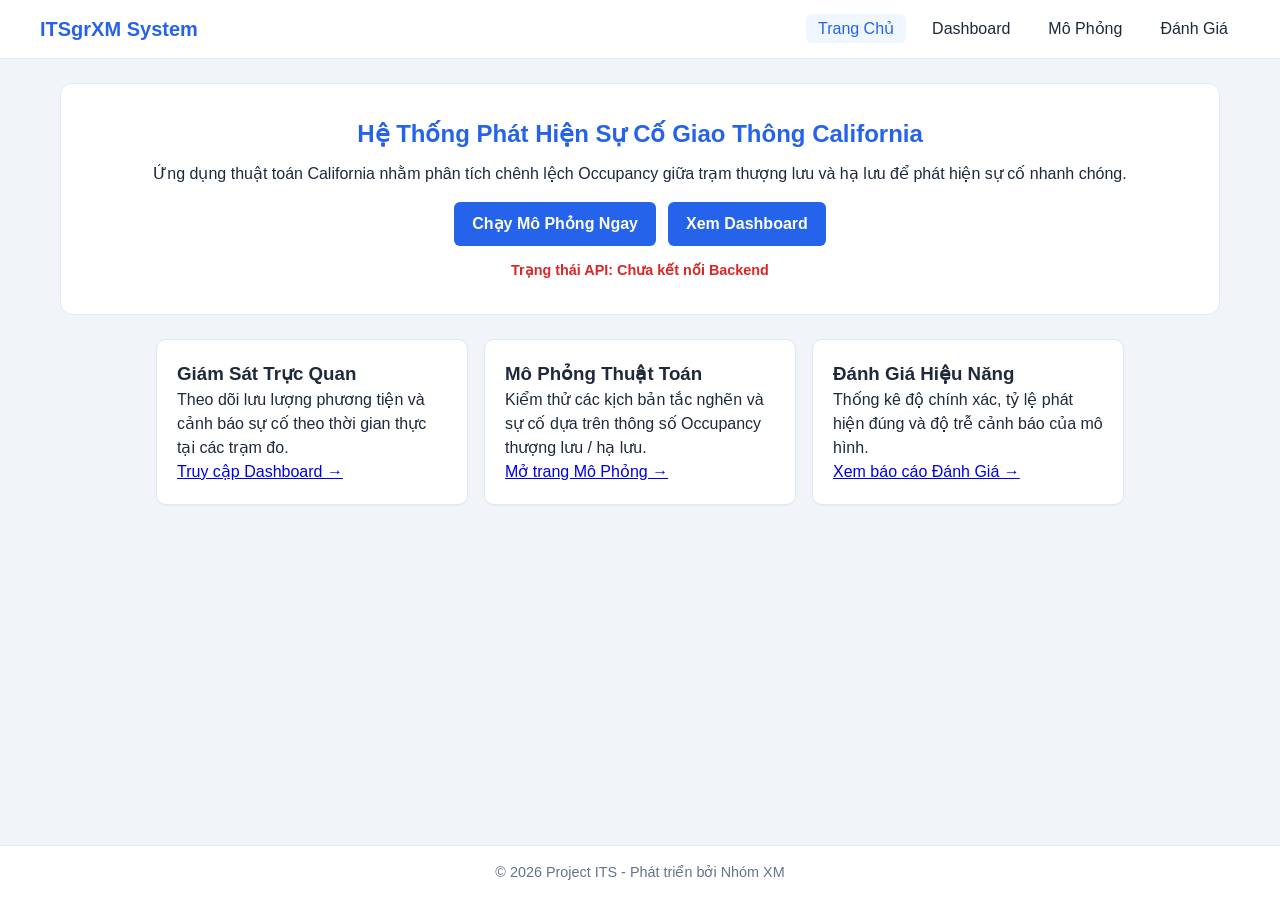
<file: fe/index.html>
<!DOCTYPE html>
<html lang="vi">
<head>
    <meta charset="UTF-8">
    <meta name="viewport" content="width=device-width, initial-scale=1.0">
    <title>ITSgrXM - Hệ Thống Phát Hiện Sự Cố Giao Thông</title>
    <link rel="stylesheet" href="assets/css/style.css">
</head>
<body>
    <header>
        <nav>
            <h1>ITSgrXM System</h1>
            <ul>
                <li><a href="index.html" class="active">Trang Chủ</a></li>
                <li><a href="pages/dashboard.html">Dashboard</a></li>
                <li><a href="pages/simulation.html">Mô Phỏng</a></li>
                <li><a href="pages/evaluation.html">Đánh Giá</a></li>
            </ul>
        </nav>
    </header>

    <main>
        <section class="hero">
            <h2>Hệ Thống Phát Hiện Sự Cố Giao Thông California</h2>
            <p>Ứng dụng thuật toán California nhằm phân tích chênh lệch Occupancy giữa trạm thượng lưu và hạ lưu để phát hiện sự cố nhanh chóng.</p>
            <div style="margin-top: 16px; display: flex; gap: 12px; justify-content: center; flex-wrap: wrap;">
                <a href="pages/simulation.html" class="btn">Chạy Mô Phỏng Ngay</a>
                <a href="pages/dashboard.html" class="btn">Xem Dashboard</a>
            </div>
            <p id="systemStatus" style="margin-top: 14px; font-size: 0.9rem; font-weight: 600;">
                Trạng thái API: Đang kiểm tra kết nối...
            </p>
        </section>

        <section class="features" style="max-width: 1000px; margin: 24px auto; display: grid; grid-template-columns: repeat(auto-fit, minmax(260px, 1fr)); gap: 16px; padding: 0 16px;">
            <div class="card">
                <h3>Giám Sát Trực Quan</h3>
                <p>Theo dõi lưu lượng phương tiện và cảnh báo sự cố theo thời gian thực tại các trạm đo.</p>
                <a href="pages/dashboard.html">Truy cập Dashboard &rarr;</a>
            </div>
            <div class="card">
                <h3>Mô Phỏng Thuật Toán</h3>
                <p>Kiểm thử các kịch bản tắc nghẽn và sự cố dựa trên thông số Occupancy thượng lưu / hạ lưu.</p>
                <a href="pages/simulation.html">Mở trang Mô Phỏng &rarr;</a>
            </div>
            <div class="card">
                <h3>Đánh Giá Hiệu Năng</h3>
                <p>Thống kê độ chính xác, tỷ lệ phát hiện đúng và độ trễ cảnh báo của mô hình.</p>
                <a href="pages/evaluation.html">Xem báo cáo Đánh Giá &rarr;</a>
            </div>
        </section>
    </main>

    <footer>
        <p>&copy; 2026 Project ITS - Phát triển bởi Nhóm XM</p>
    </footer>

    <script src="assets/js/api-client.js"></script>
    <script src="assets/js/app.js"></script>
    <script>
        async function checkApiStatus() {
            const statusEl = document.getElementById("systemStatus");
            for (const port of [8000, 8001]) {
                try {
                    const res = await fetch(`http://localhost:${port}/api/dashboard`);
                    if (res.ok || res.status === 404) {
                        statusEl.textContent = `Trạng thái API: Đã kết nối (Cổng ${port})`;
                        statusEl.style.color = "#16a34a";
                        return;
                    }
                } catch (e) {}
            }
            statusEl.textContent = "Trạng thái API: Chưa kết nối Backend";
            statusEl.style.color = "#dc2626";
        }
        checkApiStatus();
    </script>
</body>
</html>
</file>
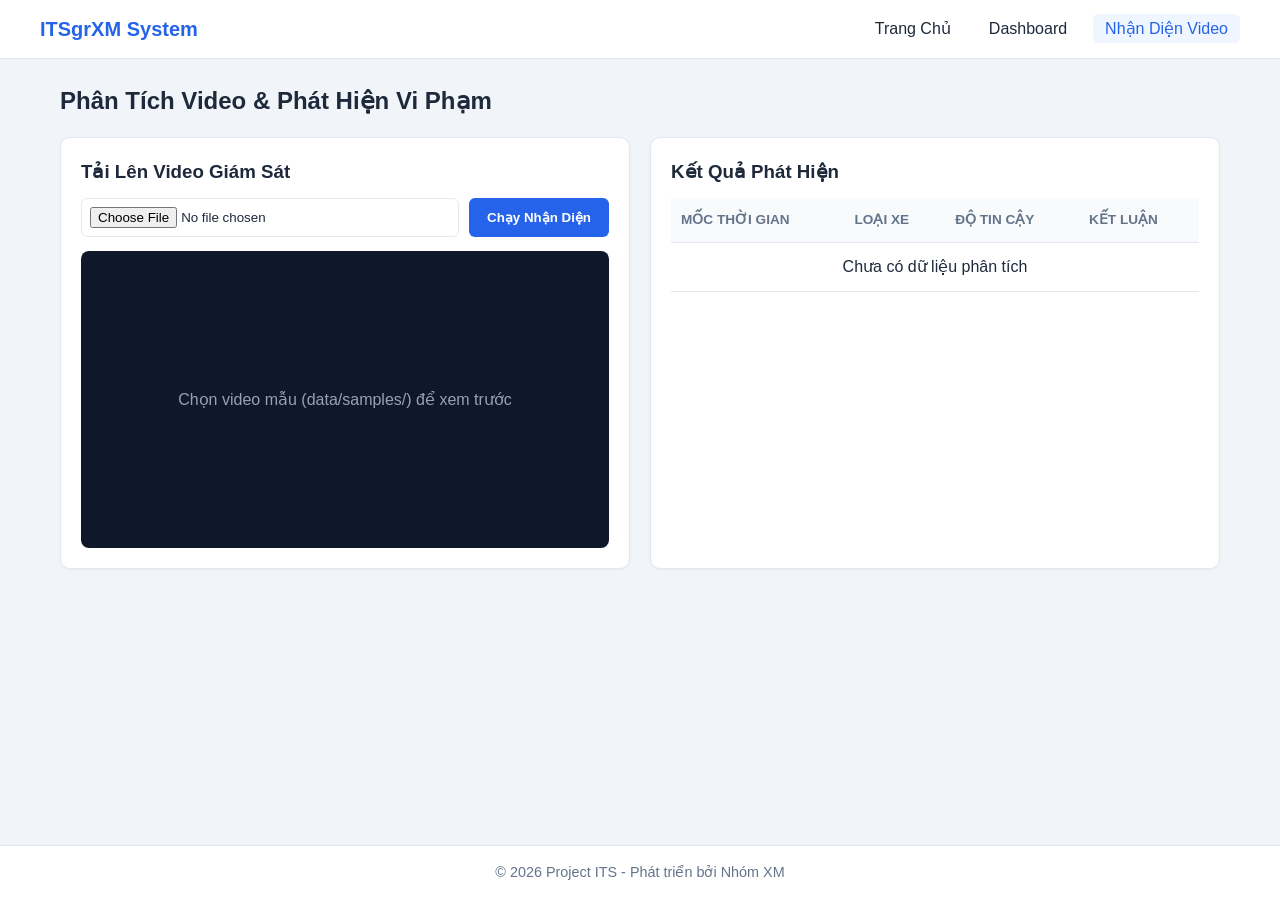
<file: fe/pages/detection.html>
<!DOCTYPE html>
<html lang="vi">
<head>
    <meta charset="UTF-8">
    <meta name="viewport" content="width=device-width, initial-scale=1.0">
    <title>Nhận Diện Vi Phạm - ITSgrXM</title>
    <link rel="stylesheet" href="../assets/css/style.css">
</head>
<body>
    <header>
        <nav>
            <h1>ITSgrXM System</h1>
            <ul>
                <li><a href="../index.html">Trang Chủ</a></li>
                <li><a href="dashboard.html">Dashboard</a></li>
                <li><a href="detection.html" class="active">Nhận Diện Video</a></li>
            </ul>
        </nav>
    </header>

    <main>
        <h2 style="margin-bottom: 18px;">Phân Tích Video & Phát Hiện Vi Phạm</h2>

        <div style="display: grid; grid-template-columns: repeat(auto-fit, minmax(320px, 1fr)); gap: 20px;">
            <div class="card">
                <h3 style="margin-bottom: 12px;">Tải Lên Video Giám Sát</h3>
                <div style="display: flex; gap: 10px; margin-bottom: 14px; flex-wrap: wrap;">
                    <input type="file" id="videoUpload" accept="video/*" style="flex: 1; padding: 8px; border: 1px solid var(--border); border-radius: 6px;">
                    <button id="runDetectionBtn" class="btn">Chạy Nhận Diện</button>
                </div>
                <p id="detectionStatus" style="font-size: 0.9rem; color: var(--primary); margin-bottom: 10px;"></p>
                <div style="background: #0f172a; border-radius: 8px; aspect-ratio: 16/9; display: flex; align-items: center; justify-content: center; color: #94a3b8; overflow: hidden;">
                    <span id="videoPlaceholder">Chọn video mẫu (data/samples/) để xem trước</span>
                    <video id="previewVideo" controls style="width: 100%; height: 100%; display: none;"></video>
                </div>
            </div>

            <div class="card">
                <h3 style="margin-bottom: 12px;">Kết Quả Phát Hiện</h3>
                <table>
                    <thead>
                        <tr>
                            <th>Mốc Thời Gian</th>
                            <th>Loại Xe</th>
                            <th>Độ Tin Cậy</th>
                            <th>Kết Luận</th>
                        </tr>
                    </thead>
                    <tbody id="detectionResultBody">
                        <tr>
                            <td colspan="4" style="text-align:center;">Chưa có dữ liệu phân tích</td>
                        </tr>
                    </tbody>
                </table>
            </div>
        </div>
    </main>

    <footer>
        <p>&copy; 2026 Project ITS - Phát triển bởi Nhóm XM</p>
    </footer>

    <script src="../assets/js/main.js"></script>
</body>
</html>
</file>
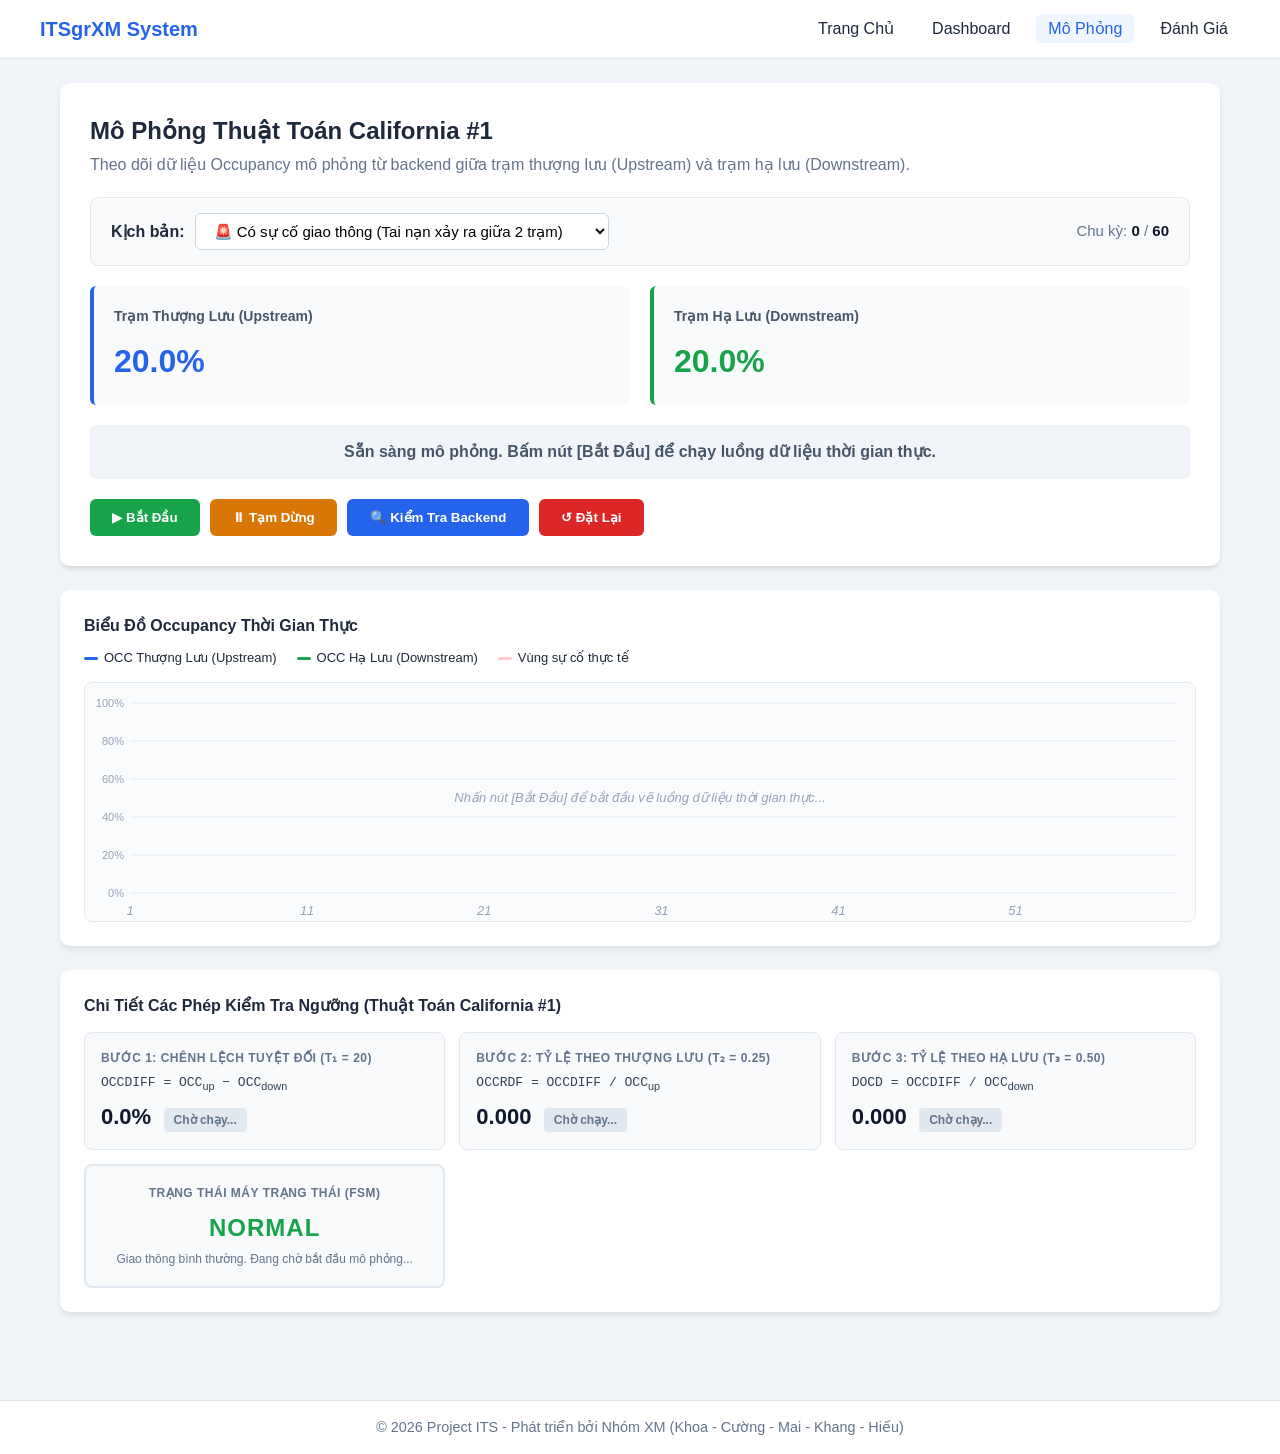
<file: fe/pages/simulation.html>
<!DOCTYPE html>
<html lang="vi">
<head>
    <meta charset="UTF-8">
    <meta name="viewport" content="width=device-width, initial-scale=1.0">
    <title>Mô Phỏng - Hệ Thống ITSgrXM</title>
    <link rel="stylesheet" href="../assets/css/style.css">
    <style>
        .sim-section {
            background: #fff;
            padding: 30px;
            border-radius: 10px;
            box-shadow: 0 4px 6px -1px rgba(0,0,0,0.1), 0 2px 4px -1px rgba(0,0,0,0.06);
            margin-bottom: 24px;
        }
        .sim-controls {
            margin: 20px 0;
            padding: 15px 20px;
            background: #f8fafc;
            border-radius: 8px;
            border: 1px solid #e2e8f0;
            display: flex;
            align-items: center;
            justify-content: space-between;
            flex-wrap: wrap;
            gap: 10px;
        }
        .sim-controls label { font-weight: bold; color: #1e293b; }
        .sim-controls select {
            padding: 8px 14px;
            border-radius: 6px;
            border: 1px solid #cbd5e1;
            font-size: 15px;
            background: #fff;
            cursor: pointer;
            font-weight: 500;
        }
        .cycle-counter { font-size: 15px; color: #64748b; font-weight: 500; }
        .cycle-counter span { font-weight: bold; color: #0f172a; }

        /* Hai ô Occupancy */
        .occ-panels { display: flex; gap: 20px; margin: 20px 0; }
        .occ-panel {
            flex: 1;
            background: #f8fafc;
            padding: 20px;
            border-radius: 6px;
        }
        .occ-panel.upstream { border-left: 4px solid #2563eb; }
        .occ-panel.downstream { border-left: 4px solid #16a34a; }
        .occ-panel h3 { font-size: 14px; color: #475569; }
        .occ-panel .occ-val { font-size: 32px; margin-top: 10px; font-weight: bold; }
        .occ-panel.upstream .occ-val { color: #2563eb; }
        .occ-panel.downstream .occ-val { color: #16a34a; }

        /* Status box */
        .status-box {
            padding: 15px;
            background: #f1f5f9;
            color: #475569;
            border-radius: 6px;
            margin-bottom: 20px;
            font-weight: bold;
            text-align: center;
            transition: all 0.3s;
        }
        .status-box.danger { background: #fef2f2; color: #dc2626; border: 1px solid #fecaca; }
        .status-box.success { background: #f0fdf4; color: #16a34a; border: 1px solid #bbf7d0; }
        .status-box.warning { background: #fffbeb; color: #d97706; border: 1px solid #fde68a; }
        .status-box.tentative { background: #fefce8; color: #a16207; border: 1px solid #fde68a; }

        /* Buttons */
        .controls { display: flex; gap: 10px; flex-wrap: wrap; }
        .controls .btn { border: none; cursor: pointer; padding: 0.7rem 1.4rem; font-weight: 600; border-radius: 6px; }
        .btn-start { background: #16a34a; }
        .btn-pause { background: #d97706; }
        .btn-check { background: #2563eb; }
        .btn-reset { background: #dc2626; }

        /* ===== BIỂU ĐỒ OCCUPANCY ===== */
        .chart-section {
            background: #fff;
            padding: 24px;
            border-radius: 10px;
            box-shadow: 0 4px 6px -1px rgba(0,0,0,0.1);
            margin-bottom: 24px;
        }
        .chart-section h3 { font-size: 16px; color: #1e293b; margin-bottom: 6px; }
        .chart-legend { display: flex; gap: 20px; margin: 10px 0 14px 0; font-size: 13px; }
        .chart-legend span::before {
            content: "";
            display: inline-block;
            width: 14px; height: 3px;
            margin-right: 6px;
            vertical-align: middle;
            border-radius: 2px;
        }
        .legend-up::before { background: #2563eb; }
        .legend-down::before { background: #16a34a; }
        .legend-incident::before { background: #fecaca; width: 14px; height: 14px; border-radius: 2px; }
        #occ-chart-container {
            position: relative;
            width: 100%;
            height: 240px;
            background: #fafbfc;
            border: 1px solid #e2e8f0;
            border-radius: 8px;
            overflow: hidden;
        }
        #occ-chart-canvas {
            display: block;
            width: 100%;
            height: 100%;
        }

        /* ===== BẢNG SOI 3 BƯỚC ===== */
        .calc-section {
            background: #fff;
            padding: 24px;
            border-radius: 10px;
            box-shadow: 0 4px 6px -1px rgba(0,0,0,0.1);
            margin-bottom: 24px;
        }
        .calc-section h3 { font-size: 16px; color: #1e293b; margin-bottom: 14px; }
        .calc-grid {
            display: grid;
            grid-template-columns: repeat(auto-fit, minmax(280px, 1fr));
            gap: 14px;
        }
        .calc-card {
            background: #f8fafc;
            border: 1px solid #e2e8f0;
            border-radius: 8px;
            padding: 16px;
        }
        .calc-card .calc-label {
            font-size: 12px;
            font-weight: 700;
            text-transform: uppercase;
            letter-spacing: 0.5px;
            color: #64748b;
        }
        .calc-card .calc-formula {
            font-size: 13px;
            color: #334155;
            margin: 6px 0;
            font-family: 'Courier New', monospace;
        }
        .calc-card .calc-result {
            font-size: 22px;
            font-weight: 800;
            color: #0f172a;
        }
        .calc-card .calc-verdict {
            display: inline-block;
            padding: 3px 10px;
            border-radius: 4px;
            font-size: 12px;
            font-weight: 700;
            margin-left: 8px;
        }
        .verdict-pass { background: #dcfce7; color: #166534; }
        .verdict-fail { background: #fee2e2; color: #991b1b; }
        .verdict-idle { background: #e2e8f0; color: #64748b; }

        /* FSM state card */
        .fsm-card {
            background: #f8fafc;
            border: 2px solid #e2e8f0;
            border-radius: 8px;
            padding: 18px;
            text-align: center;
        }
        .fsm-label { font-size: 12px; font-weight: 700; text-transform: uppercase; letter-spacing: 0.5px; color: #64748b; }
        .fsm-state {
            font-size: 24px;
            font-weight: 800;
            margin: 8px 0 4px 0;
            letter-spacing: 1px;
        }
        .fsm-state.state-normal { color: #16a34a; }
        .fsm-state.state-tentative { color: #d97706; }
        .fsm-state.state-incident { color: #dc2626; }
        .fsm-desc { font-size: 12px; color: #64748b; }
    </style>
</head>
<body>
    <header>
        <nav>
            <h1>ITSgrXM System</h1>
            <ul>
                <li><a href="../index.html">Trang Chủ</a></li>
                <li><a href="dashboard.html">Dashboard</a></li>
                <li><a href="simulation.html" class="active">Mô Phỏng</a></li>
                <li><a href="evaluation.html">Đánh Giá</a></li>
            </ul>
        </nav>
    </header>

    <main>
        <!-- ===== KHỐI ĐIỀU KHIỂN MÔ PHỎNG ===== -->
        <div class="sim-section">
            <h2>Mô Phỏng Thuật Toán California #1</h2>
            <p style="color: #64748b; margin-top: 4px;">
                Theo dõi dữ liệu Occupancy mô phỏng từ backend giữa trạm thượng lưu (Upstream) và trạm hạ lưu (Downstream).
            </p>

            <div class="sim-controls">
                <div style="display: flex; align-items: center; gap: 10px;">
                    <label for="scenario-select">Kịch bản:</label>
                    <select id="scenario-select">
                        <option value="incident">🚨 Có sự cố giao thông (Tai nạn xảy ra giữa 2 trạm)</option>
                        <option value="normal">🚗 Giao thông bình thường (Thông suốt, không sự cố)</option>
                        <option value="edge_congestion">🛑 Ùn tắc tự nhiên (Giờ cao điểm, cả 2 trạm đông)</option>
                    </select>
                </div>
                <div class="cycle-counter">
                    Chu kỳ: <span id="current-cycle">0</span> / <span id="total-cycles">60</span>
                </div>
            </div>

            <!-- Hai ô Occupancy -->
            <div class="occ-panels">
                <div class="occ-panel upstream">
                    <h3>Trạm Thượng Lưu (Upstream)</h3>
                    <p class="occ-val" id="upstream-occ">20.0%</p>
                </div>
                <div class="occ-panel downstream">
                    <h3>Trạm Hạ Lưu (Downstream)</h3>
                    <p class="occ-val" id="downstream-occ">20.0%</p>
                </div>
            </div>

            <!-- Trạng thái cảnh báo -->
            <div id="status-box" class="status-box">
                Sẵn sàng mô phỏng. Bấm nút [Bắt Đầu] để chạy luồng dữ liệu thời gian thực.
            </div>

            <!-- Các nút điều khiển -->
            <div class="controls">
                <button id="start-btn" class="btn btn-start">▶ Bắt Đầu</button>
                <button id="pause-btn" class="btn btn-pause">⏸ Tạm Dừng</button>
                <button id="check-btn" class="btn btn-check">🔍 Kiểm Tra Backend</button>
                <button id="reset-btn" class="btn btn-reset">↺ Đặt Lại</button>
            </div>
        </div>

        <!-- ===== BIỂU ĐỒ OCCUPANCY THỜI GIAN THỰC ===== -->
        <div class="chart-section">
            <h3>Biểu Đồ Occupancy Thời Gian Thực</h3>
            <div class="chart-legend">
                <span class="legend-up">OCC Thượng Lưu (Upstream)</span>
                <span class="legend-down">OCC Hạ Lưu (Downstream)</span>
                <span class="legend-incident">Vùng sự cố thực tế</span>
            </div>
            <div id="occ-chart-container">
                <canvas id="occ-chart-canvas"></canvas>
            </div>
        </div>

        <!-- ===== BẢNG KIỂM TRA ĐIỀU KIỆN NGƯỠNG ===== -->
        <div class="calc-section">
            <h3>Chi Tiết Các Phép Kiểm Tra Ngưỡng (Thuật Toán California #1)</h3>
            <div class="calc-grid">
                <div class="calc-card" id="calc-step1">
                    <div class="calc-label">Bước 1: Chênh lệch tuyệt đối (T₁ = 20)</div>
                    <div class="calc-formula">OCCDIFF = OCC<sub>up</sub> − OCC<sub>down</sub></div>
                    <div>
                        <span class="calc-result" id="calc-diff-val">0.0%</span>
                        <span class="calc-verdict verdict-idle" id="calc-diff-verdict">Chờ chạy...</span>
                    </div>
                </div>
                <div class="calc-card" id="calc-step2">
                    <div class="calc-label">Bước 2: Tỷ lệ theo Thượng lưu (T₂ = 0.25)</div>
                    <div class="calc-formula">OCCRDF = OCCDIFF / OCC<sub>up</sub></div>
                    <div>
                        <span class="calc-result" id="calc-rdf-val">0.000</span>
                        <span class="calc-verdict verdict-idle" id="calc-rdf-verdict">Chờ chạy...</span>
                    </div>
                </div>
                <div class="calc-card" id="calc-step3">
                    <div class="calc-label">Bước 3: Tỷ lệ theo Hạ lưu (T₃ = 0.50)</div>
                    <div class="calc-formula">DOCD = OCCDIFF / OCC<sub>down</sub></div>
                    <div>
                        <span class="calc-result" id="calc-docd-val">0.000</span>
                        <span class="calc-verdict verdict-idle" id="calc-docd-verdict">Chờ chạy...</span>
                    </div>
                </div>
                <div class="fsm-card">
                    <div class="fsm-label">Trạng Thái Máy Trạng Thái (FSM)</div>
                    <div class="fsm-state state-normal" id="fsm-state-val">NORMAL</div>
                    <div class="fsm-desc" id="fsm-state-desc">Giao thông bình thường. Đang chờ bắt đầu mô phỏng...</div>
                </div>
            </div>
        </div>
    </main>

    <footer>
        <p>&copy; 2026 Project ITS - Phát triển bởi Nhóm XM (Khoa - Cường - Mai - Khang - Hiếu)</p>
    </footer>

    <!-- Cache-busting query parameter v=20261028_02 -->
    <script src="../assets/js/api-client.js?v=20261028_02"></script>
    <script src="../assets/js/app.js?v=20261028_02"></script>
</body>
</html>
</file>
<file: fe/assets/css/style.css>
:root {
    --primary: #2563eb;
    --primary-hover: #1d4ed8;
    --danger: #dc2626;
    --success: #16a34a;
    --warning: #d97706;
    --bg: #f1f5f9;
    --card: #ffffff;
    --text: #1e293b;
    --muted: #64748b;
    --border: #e2e8f0;
}

* {
    box-sizing: border-box;
    margin: 0;
    padding: 0;
    font-family: 'Segoe UI', Tahoma, Geneva, Verdana, sans-serif;
}

body {
    background-color: var(--bg);
    color: var(--text);
    line-height: 1.5;
    display: flex;
    flex-direction: column;
    min-height: 100vh;
}

header {
    background: var(--card);
    border-bottom: 1px solid var(--border);
    padding: 14px 28px;
}

nav {
    max-width: 1200px;
    margin: 0 auto;
    display: flex;
    justify-content: space-between;
    align-items: center;
    flex-wrap: wrap;
    gap: 12px;
}

nav h1 {
    font-size: 1.25rem;
    color: var(--primary);
}

nav ul {
    list-style: none;
    display: flex;
    gap: 14px;
    flex-wrap: wrap;
}

nav ul li a {
    text-decoration: none;
    color: var(--text);
    font-weight: 500;
    padding: 6px 12px;
    border-radius: 6px;
}

nav ul li a:hover,
nav ul li a.active {
    background: #eff6ff;
    color: var(--primary);
}

main {
    flex: 1;
    max-width: 1200px;
    width: 100%;
    margin: 24px auto;
    padding: 0 20px;
}

.hero {
    background: var(--card);
    border: 1px solid var(--border);
    border-radius: 12px;
    padding: 32px 24px;
    text-align: center;
    margin-bottom: 24px;
}

.hero h2 {
    color: var(--primary);
    margin-bottom: 10px;
}

.card {
    background: var(--card);
    border: 1px solid var(--border);
    border-radius: 10px;
    padding: 20px;
    box-shadow: 0 1px 3px rgba(0, 0, 0, 0.04);
}

.btn {
    display: inline-block;
    background: var(--primary);
    color: #ffffff;
    border: none;
    padding: 10px 18px;
    border-radius: 6px;
    text-decoration: none;
    font-weight: 600;
    cursor: pointer;
}

.btn:hover {
    background: var(--primary-hover);
}

.stats-grid {
    display: grid;
    grid-template-columns: repeat(auto-fit, minmax(200px, 1fr));
    gap: 16px;
    margin-bottom: 24px;
}

.stat-card {
    background: var(--card);
    border: 1px solid var(--border);
    border-radius: 10px;
    padding: 18px;
    text-align: center;
}

.stat-card .value {
    font-size: 1.8rem;
    font-weight: 700;
    color: var(--primary);
}

.stat-card.alert .value {
    color: var(--danger);
}

.stat-card .label {
    color: var(--muted);
    font-size: 0.9rem;
    margin-top: 4px;
}

table {
    width: 100%;
    border-collapse: collapse;
    margin-top: 12px;
}

th, td {
    text-align: left;
    padding: 12px 10px;
    border-bottom: 1px solid var(--border);
}

th {
    background: #f8fafc;
    color: var(--muted);
    font-size: 0.85rem;
    text-transform: uppercase;
}

.badge {
    padding: 4px 10px;
    border-radius: 999px;
    font-size: 0.8rem;
    font-weight: 600;
}

.badge-danger {
    background: #fee2e2;
    color: var(--danger);
}

.badge-success {
    background: #dcfce7;
    color: var(--success);
}

footer {
    background: var(--card);
    border-top: 1px solid var(--border);
    text-align: center;
    padding: 16px;
    color: var(--muted);
    font-size: 0.9rem;
    margin-top: 40px;
}
</file>
